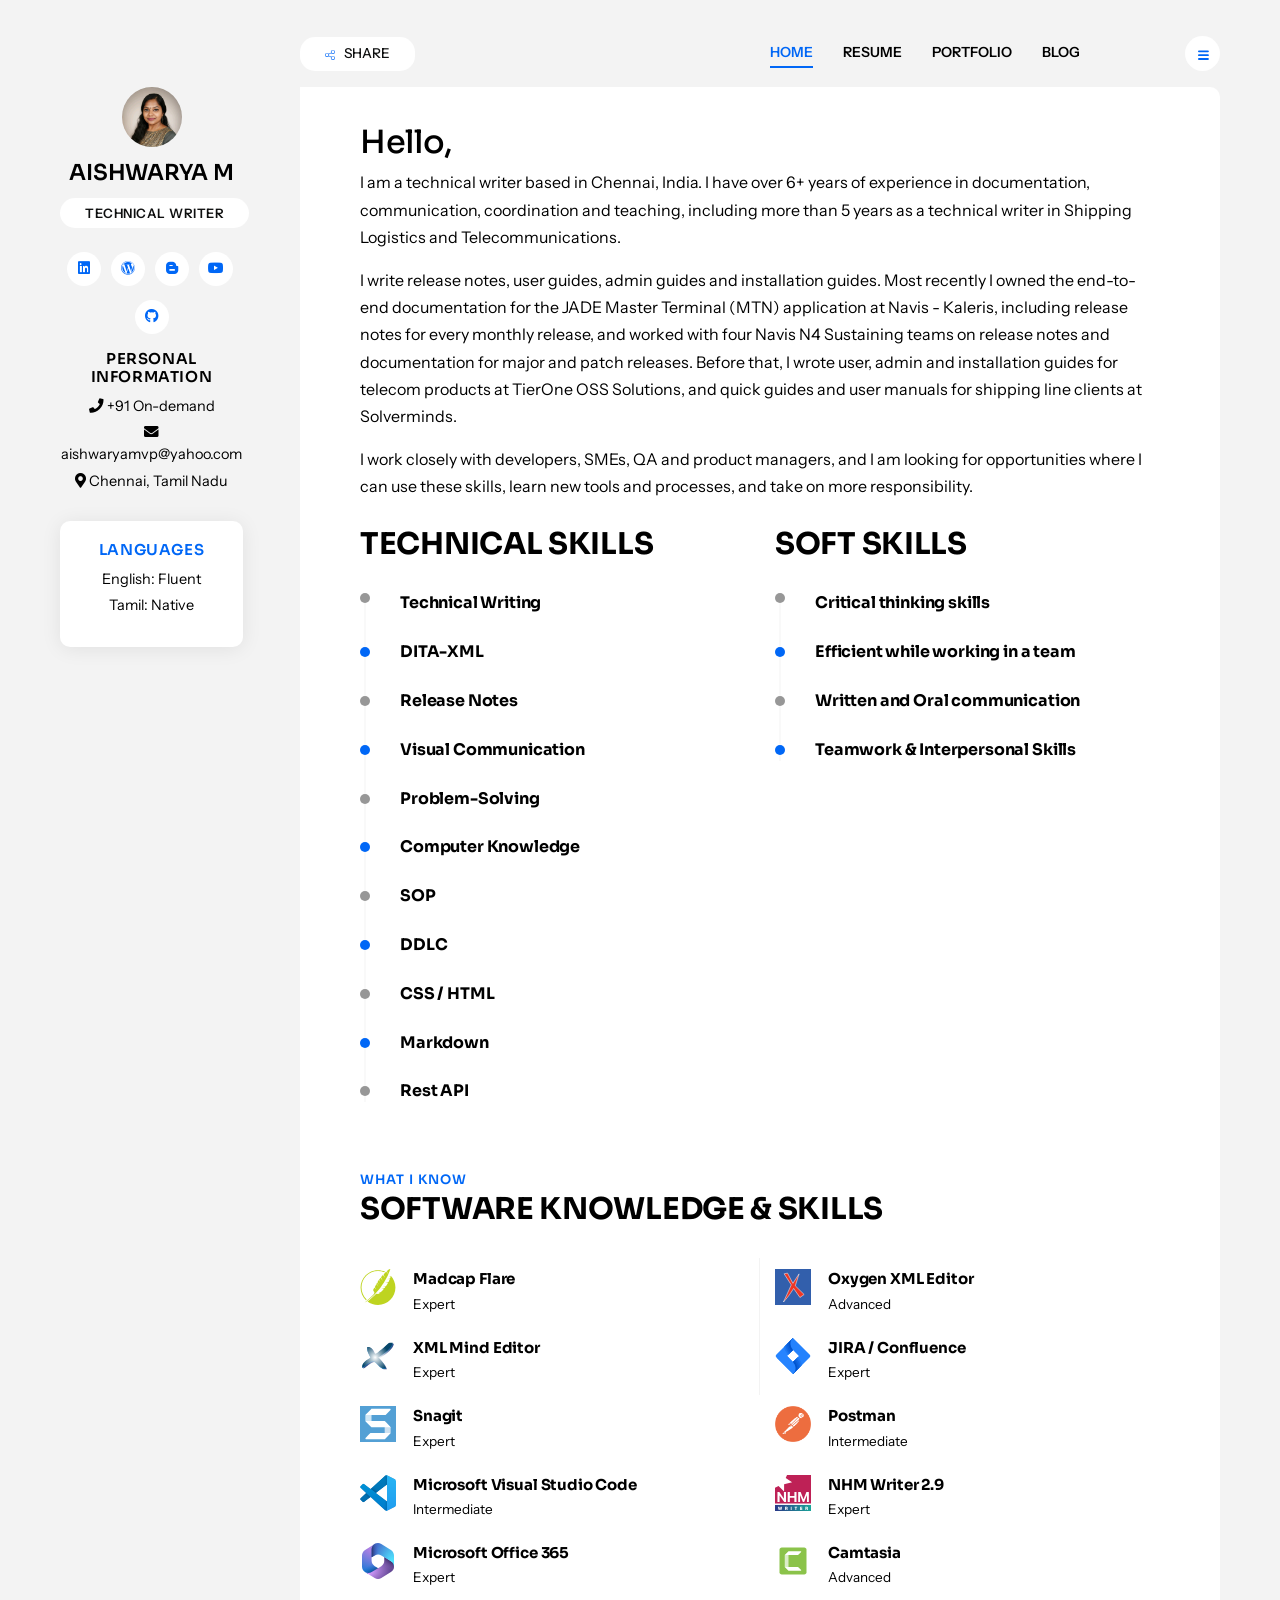
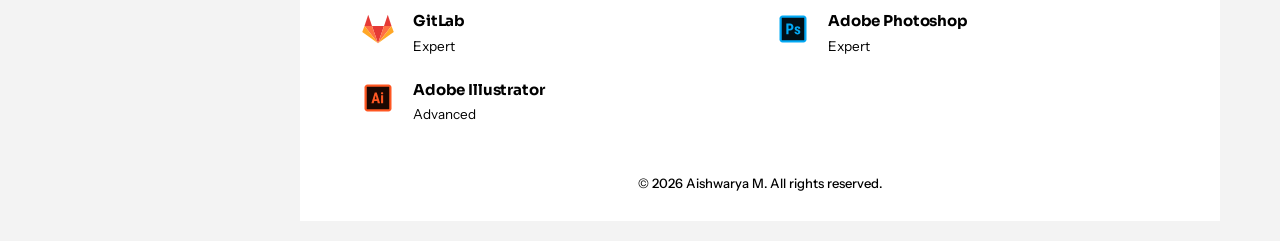
<file: index.html>
<!DOCTYPE html>
<html lang="en">

<head>
    <meta charset="UTF-8">
    <meta name="viewport" content="width=device-width, initial-scale=1.0">
    <meta http-equiv="X-UA-Compatible" content="ie=edge">
    <title>Aishwarya M | Technical Writer</title>
    <link href="https://fonts.googleapis.com/css?family=Mukta:300,400,500,600,700&display=swap" rel="stylesheet">
    <link rel="stylesheet" href="assets/vendors/@fortawesome/fontawesome-free/css/all.min.css">
    <link rel="stylesheet" href="assets/css/live-resume.css">
</head>

<body>
    <header>
        <button class="btn btn-white btn-share ml-auto mr-3 ml-md-0 mr-md-auto" onclick="navigator.clipboard.writeText('https://mvaishwarya.github.io/'); alert('Portfolio link copied to clipboard!');">
            <img src="assets/images/share.svg" alt="share" class="btn-img"> SHARE
        </button>
        <nav class="collapsible-nav" id="collapsible-nav">
            <a href="index.html" class="nav-link active">HOME</a>
            <a href="resume.html" class="nav-link">RESUME</a>
            <a href="portfolio.html" class="nav-link">PORTFOLIO</a>
            <a href="blog.html" class="nav-link">BLOG</a>
        </nav>
        <button class="btn btn-menu-toggle btn-white rounded-circle" data-toggle="collapsible-nav"
            data-target="collapsible-nav"><img src="assets/images/hamburger.svg" alt="hamburger"></button>
    </header>
    <div class="content-wrapper">
        <aside>
            <div class="profile-img-wrapper">
                <img src="assets/images/Aishwarya.jfif" alt="profile">
            </div>
            <h1 class="profile-name">AISHWARYA M</h1>
            <div class="text-center">
                <span class="badge badge-white badge-pill profile-designation">TECHNICAL WRITER</span>
            </div>
            <nav class="social-links">
                <a href="https://www.linkedin.com/in/aishwaryamvp/" class="social-link"><i
                        class="fab fa-linkedin"></i></a>
                <a href="https://solaiwrites.wordpress.com/" class="social-link"><i class="fab fa-wordpress"></i></a>
                <a href="https://aishwaryamblog.blogspot.com/" class="social-link"><i class="fab fa-blogger-b"></i></a>
                <a href="https://www.youtube.com/@aishumv" class="social-link"><i class="fab fa-youtube"></i></a>
                <a href="https://github.com/mvaishwarya" class="social-link"><i class="fab fa-github"></i></a>
            </nav>
            <div class="widget">
                <h5 class="widget-title">personal information</h5>
                <div class="widget-content">
                    <p><i class="fas fa-phone"></i> +91 On-demand </p>
                    <p><i class="fas fa-envelope"></i> aishwaryamvp@yahoo.com</p>
                    <p><i class="fas fa-map-marker-alt"></i> Chennai, Tamil Nadu </p>
                </div>
            </div>
            <div class="widget card">
                <div class="card-body">
                    <div class="widget-content">
                        <h5 class="widget-title card-title">LANGUAGES</h5>
                        <p>English: Fluent</p>
                        <p>Tamil: Native</p>
                    </div>
                </div>
            </div>
        </aside>
        <main>
            <section class="intro-section">
                <h2 class="topic-title">Hello,</h2>
                <p>I am a technical writer based in Chennai, India. I have over 6+ years of experience in documentation, communication, coordination and teaching, including more than 5 years as a technical writer in Shipping Logistics and Telecommunications.</p>
<p>I write release notes, user guides, admin guides and installation guides. Most recently I owned the end-to-end documentation for the JADE Master Terminal (MTN) application at Navis - Kaleris, including release notes for every monthly release, and worked with four Navis N4 Sustaining teams on release notes and documentation for major and patch releases. Before that, I wrote user, admin and installation guides for telecom products at TierOne OSS Solutions, and quick guides and user manuals for shipping line clients at Solverminds.</p>
<p>I work closely with developers, SMEs, QA and product managers, and I am looking for opportunities where I can use these skills, learn new tools and processes, and take on more responsibility.</p>            </section>
            <section class="resume-section">
                <div class="row">
                    <div class="col-lg-6">
                        <div>
                            <h2 class="section-title">Technical Skills</h2>
                            <ul class="time-line">
                                <li class="time-line-item">
                                    <h6 class="time-line-item-title">Technical Writing</h6>
                                </li>
                                <li class="time-line-item">
                                    <h6 class="time-line-item-title">DITA-XML</h6>
                                </li>
                                <li class="time-line-item">
                                    <h6 class="time-line-item-title">Release Notes</h6>
                                </li>
                                <li class="time-line-item">
                                    <h6 class="time-line-item-title">Visual Communication</h6>
                                </li>
                                <li class="time-line-item">
                                    <h6 class="time-line-item-title">Problem-Solving</h6>
                                </li>
                                <li class="time-line-item">
                                    <h6 class="time-line-item-title">Computer Knowledge</h6>
                                </li>
                                <li class="time-line-item">
                                    <h6 class="time-line-item-title">SOP</h6>
                                </li>
                                <li class="time-line-item">
                                    <h6 class="time-line-item-title">DDLC</h6>
                                </li>
                                <li class="time-line-item">
                                    <h6 class="time-line-item-title">CSS / HTML </h6>
                                </li>
                                <li class="time-line-item">
                                    <h6 class="time-line-item-title">Markdown </h6>
                                </li>
                                <li class="time-line-item">
                                    <h6 class="time-line-item-title">Rest API </h6>
                                </li>
                            </ul>
                        </div>
                    </div>
                    <div class="col-lg-6">

                        <div>
                            <h2 class="section-title">Soft Skills</h2>
                            <ul class="time-line">
                                <li class="time-line-item">
                                    <h6 class="time-line-item-title">Critical thinking skills</h6>
                                </li>
                                <li class="time-line-item">
                                    <h6 class="time-line-item-title">Efficient while working in a team</h6>
                                </li>
                                <li class="time-line-item">
                                    <h6 class="time-line-item-title">Written and
                                        Oral communication</h6>
                                </li>
                                <li class="time-line-item">
                                    <h6 class="time-line-item-title">Teamwork & Interpersonal Skills</h6>
                                </li>
                            </ul>
                        </div>
                    </div>
            </section>
            <section class="services-section">
                <h6 class="section-subtitle">WHAT I KNOW</h6>
                <h2 class="section-title">SOFTWARE KNOWLEDGE & SKILLS </h2>
                <div class="row">
                    <div class="media service-card col-lg-6">
                        <div class="service-icon">
                            <img src="assets/images/MadCapFlare-icon.svg" width="40" height="40">
                        </div>
                        <div class="media-body">
                            <h5 class="service-title">Madcap Flare</h5>
                            <p class="service-description">Expert</p>
                        </div>
                    </div>
                    <div class="media service-card col-lg-6">
                        <div class="service-icon">
                            <img src="assets/images/oXygen.svg" alt="target">
                        </div>
                        <div class="media-body">
                            <h5 class="service-title">Oxygen XML Editor</h5>
                            <p class="service-description">Advanced</p>
                        </div>
                    </div>
                    <div class="media service-card col-lg-6">
                        <div class="service-icon">
                            <img src="assets/images/XMLMind.svg" alt="bulb">
                        </div>
                        <div class="media-body">
                            <h5 class="service-title">XML Mind Editor</h5>
                            <p class="service-description">Expert
                            </p>
                        </div>
                    </div>
                    <div class="media service-card col-lg-6">
                        <div class="service-icon">
                            <img src="assets/images/Jira.svg" width="40" height="40">
                        </div>
                        <div class="media-body">
                            <h5 class="service-title">JIRA / Confluence</h5>
                            <p class="service-description">Expert
                            </p>
                        </div>
                    </div>
                    <div class="media service-card col-lg-6">
                        <div class="service-icon">
                            <img src="assets/images/Snagit.svg" alt="smartphone">
                        </div>
                        <div class="media-body">
                            <h5 class="service-title">Snagit</h5>
                            <p class="service-description">Expert
                            </p>
                        </div>
                    </div>
                    <div class="media service-card col-lg-6">
                        <div class="service-icon">
                            <img src="assets/images/postman-icon.svg" alt="smartphone">
                        </div>
                        <div class="media-body">
                            <h5 class="service-title">Postman </h5>
                            <p class="service-description">Intermediate
                            </p>
                        </div>
                    </div>
                    <div class="media service-card col-lg-6">
                        <div class="service-icon">
                            <img src="assets/images/Visual_Studio_Code.svg" alt="smartphone">
                        </div>
                        <div class="media-body">
                            <h5 class="service-title">Microsoft Visual Studio Code</h5>
                            <p class="service-description">Intermediate
                            </p>
                        </div>
                    </div>
                    <div class="media service-card col-lg-6">
                        <div class="service-icon">
                            <img src="assets/images/NHM.svg" alt="smartphone">
                        </div>
                        <div class="media-body">
                            <h5 class="service-title">NHM Writer 2.9</h5>
                            <p class="service-description">Expert
                            </p>
                        </div>
                    </div>
                    <div class="media service-card col-lg-6">
                        <div class="service-icon">
                            <img src="assets/images/Microsoft_365.svg" alt="smartphone">
                        </div>
                        <div class="media-body">
                            <h5 class="service-title">Microsoft Office 365</h5>
                            <p class="service-description">Expert
                            </p>
                        </div>
                    </div>
                    <div class="media service-card col-lg-6">
                        <div class="service-icon">
                            <img src="assets/images/Camtasia.svg" width="40" height="40">
                        </div>
                        <div class="media-body">
                            <h5 class="service-title">Camtasia</h5>
                            <p class="service-description">Advanced
                            </p>
                        </div>
                    </div>
                    <div class="media service-card col-lg-6">
                        <div class="service-icon">
                            <img src="assets/images/GitLab.svg" width="40" height="40">
                        </div>
                        <div class="media-body">
                            <h5 class="service-title">GitLab</h5>
                            <p class="service-description">Expert
                            </p>
                        </div>
                    </div>
                    <div class="media service-card col-lg-6">
                        <div class="service-icon">
                            <img src="assets/images/Photoshop.svg" width="40" height="40">
                        </div>
                        <div class="media-body">
                            <h5 class="service-title">Adobe Photoshop</h5>
                            <p class="service-description">Expert
                            </p>
                        </div>
                    </div>
                    <div class="media service-card col-lg-6">
                        <div class="service-icon">
                            <img src="assets/images/Illustrator.svg" width="40" height="40">
                        </div>
                        <div class="media-body">
                            <h5 class="service-title">Adobe Illustrator</h5>
                            <p class="service-description">Advanced
                            </p>
                        </div>
                    </div>
                </div>
            </section>

            <footer>© 2026 Aishwarya M. All rights reserved.</footer>
        </main>
    </div>
    <script src="assets/vendors/jquery/dist/jquery.min.js"></script>
    <script src="assets/vendors/@popperjs/core/dist/umd/popper-base.min.js"></script>
    <script src="assets/vendors/bootstrap/dist/js/bootstrap.min.js"></script>
    <script src="assets/js/live-resume.js"></script>
</body>

</html>
</file>
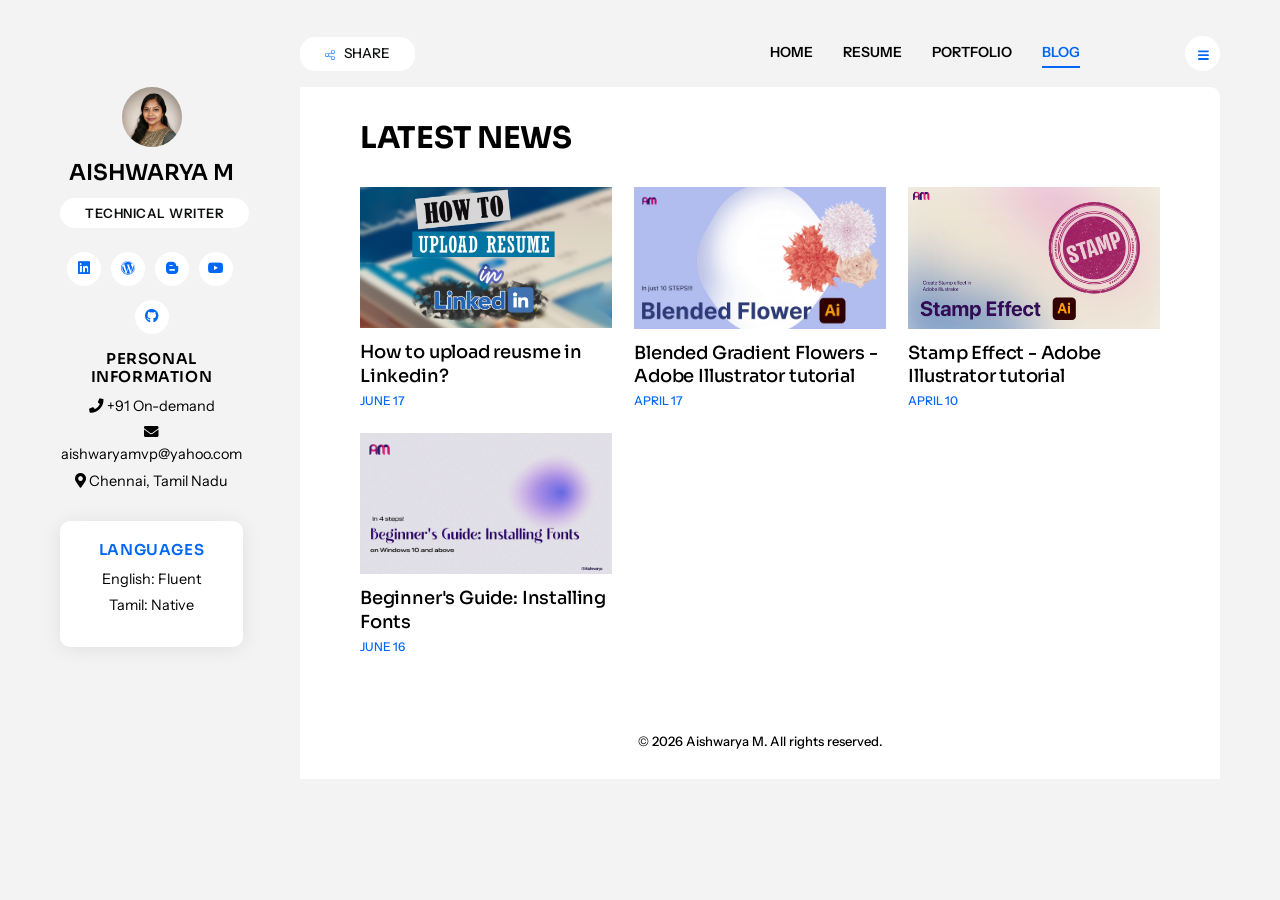
<file: blog.html>
<!DOCTYPE html>
<html lang="en">

<head>
    <meta charset="UTF-8">
    <meta name="viewport" content="width=device-width, initial-scale=1.0">
    <meta http-equiv="X-UA-Compatible" content="ie=edge">
    <title>Aishwarya M | Blog</title>
    <link href="https://fonts.googleapis.com/css?family=Mukta:300,400,500,600,700&display=swap" rel="stylesheet">
    <link rel="stylesheet" href="assets/vendors/@fortawesome/fontawesome-free/css/all.min.css">
    <link rel="stylesheet" href="assets/css/live-resume.css">
</head>

<body>
    <header>
        <button class="btn btn-white btn-share ml-auto mr-3 ml-md-0 mr-md-auto" onclick="navigator.clipboard.writeText('https://mvaishwarya.github.io/'); alert('Portfolio link copied to clipboard!');">
            <img src="assets/images/share.svg" alt="share" class="btn-img"> SHARE
        </button>
        <nav class="collapsible-nav" id="collapsible-nav">
            <a href="index.html" class="nav-link">HOME</a>
            <a href="resume.html" class="nav-link">RESUME</a>
            <a href="portfolio.html" class="nav-link">PORTFOLIO</a>
            <a href="blog.html" class="nav-link active">BLOG</a>
        </nav>
        <button class="btn btn-menu-toggle btn-white rounded-circle" data-toggle="collapsible-nav"
            data-target="collapsible-nav"><img src="assets/images/hamburger.svg" alt="hamburger"></button>
    </header>
    <div class="content-wrapper">
        <aside>
            <div class="profile-img-wrapper">
                <img src="assets/images/Aishwarya.jfif" alt="profile">
            </div>
            <h1 class="profile-name">AISHWARYA M</h1>
            <div class="text-center">
                <span class="badge badge-white badge-pill profile-designation">TECHNICAL WRITER</span>
            </div>
            <nav class="social-links">
                <a href="https://www.linkedin.com/in/aishwaryamvp/" class="social-link"><i
                        class="fab fa-linkedin"></i></a>
                <a href="https://solaiwrites.wordpress.com/" class="social-link"><i class="fab fa-wordpress"></i></a>
                <a href="https://aishwaryamblog.blogspot.com/" class="social-link"><i class="fab fa-blogger-b"></i></a>
                <a href="https://www.youtube.com/@aishumv" class="social-link"><i class="fab fa-youtube"></i></a>
                <a href="https://github.com/mvaishwarya" class="social-link"><i class="fab fa-github"></i></a>
            </nav>
            <div class="widget">
                <h5 class="widget-title">personal information</h5>
                <div class="widget-content">
                    <p><i class="fas fa-phone"></i> +91 On-demand </p>
                    <p><i class="fas fa-envelope"></i> aishwaryamvp@yahoo.com</p>
                    <p><i class="fas fa-map-marker-alt"></i> Chennai, Tamil Nadu </p>
                </div>
            </div>
            <div class="widget card">
                <div class="card-body">
                    <div class="widget-content">
                        <h5 class="widget-title card-title">LANGUAGES</h5>
                        <p>English: Fluent</p>
                        <p>Tamil: Native</p>
                    </div>
                </div>
            </div>
        </aside>
        <main>
            <section class="blog-section">
                <h2 class="section-title">LATEST NEWS</h2>

                <div class="blog-posts-wrapper">
                    <article class="blog-post">
                        <a href="https://solaiwrites.wordpress.com/2022/06/17/upload-resume-in-linkedin/"
                            class="blog-post-link">
                            <img src="assets/images/linkedin-resume.png" alt="resume" class="blog-post-thumbnail">
                            <h5 class="blog-post-title">How to upload reusme in Linkedin? </h5>
                        </a>
                        <p class="blog-post-meta">
                            <span class="post-published-date">June 17</span>
                        </p>
                    </article>
                    <article class="blog-post">
                        <a href="https://www.youtube.com/watch?v=SwhmDr3lz3s" class="blog-post-link">
                            <img src="assets/images/Blended-flower-Thumbnail.png" alt="youtube"
                                class="blog-post-thumbnail">
                            <h5 class="blog-post-title">Blended Gradient Flowers - Adobe Illustrator tutorial </h5>
                        </a>
                        <p class="blog-post-meta">
                            <span class="post-published-date">April 17</span>
                        </p>
                    </article>
                    <article class="blog-post">
                        <a href="https://www.youtube.com/watch?v=UbdCtcSA4WE" class="blog-post-link">
                            <img src="assets/images/Stamp.png" alt="Stamp" class="blog-post-thumbnail">
                            <h5 class="blog-post-title">Stamp Effect - Adobe Illustrator tutorial</h5>
                        </a>
                        <p class="blog-post-meta">
                            <span class="post-published-date">April 10</span>
                        </p>
                    </article>
                    <article class="blog-post">
                        <a href="https://solaiwrites.wordpress.com/2023/06/16/installing-fonts/" class="blog-post-link">
                            <img src="assets/images/Fonts@2x.png" alt="news 4" class="blog-post-thumbnail">
                            <h5 class="blog-post-title">Beginner's Guide: Installing Fonts</h5>
                        </a>
                        <p class="blog-post-meta">
                            <span class="post-published-date">June 16</span>
                        </p>
                    </article>
                </div>
            </section>
            <footer>© 2026 Aishwarya M. All rights reserved.</footer>
        </main>
    </div>
    <script src="assets/vendors/jquery/dist/jquery.min.js"></script>
    <script src="assets/vendors/@popperjs/core/dist/umd/popper-base.min.js"></script>
    <script src="assets/vendors/bootstrap/dist/js/bootstrap.min.js"></script>
    <script src="assets/vendors/entry/jq.entry.min.js"></script>
    <script src="assets/js/live-resume.js"></script>
</body>

</html>
</file>
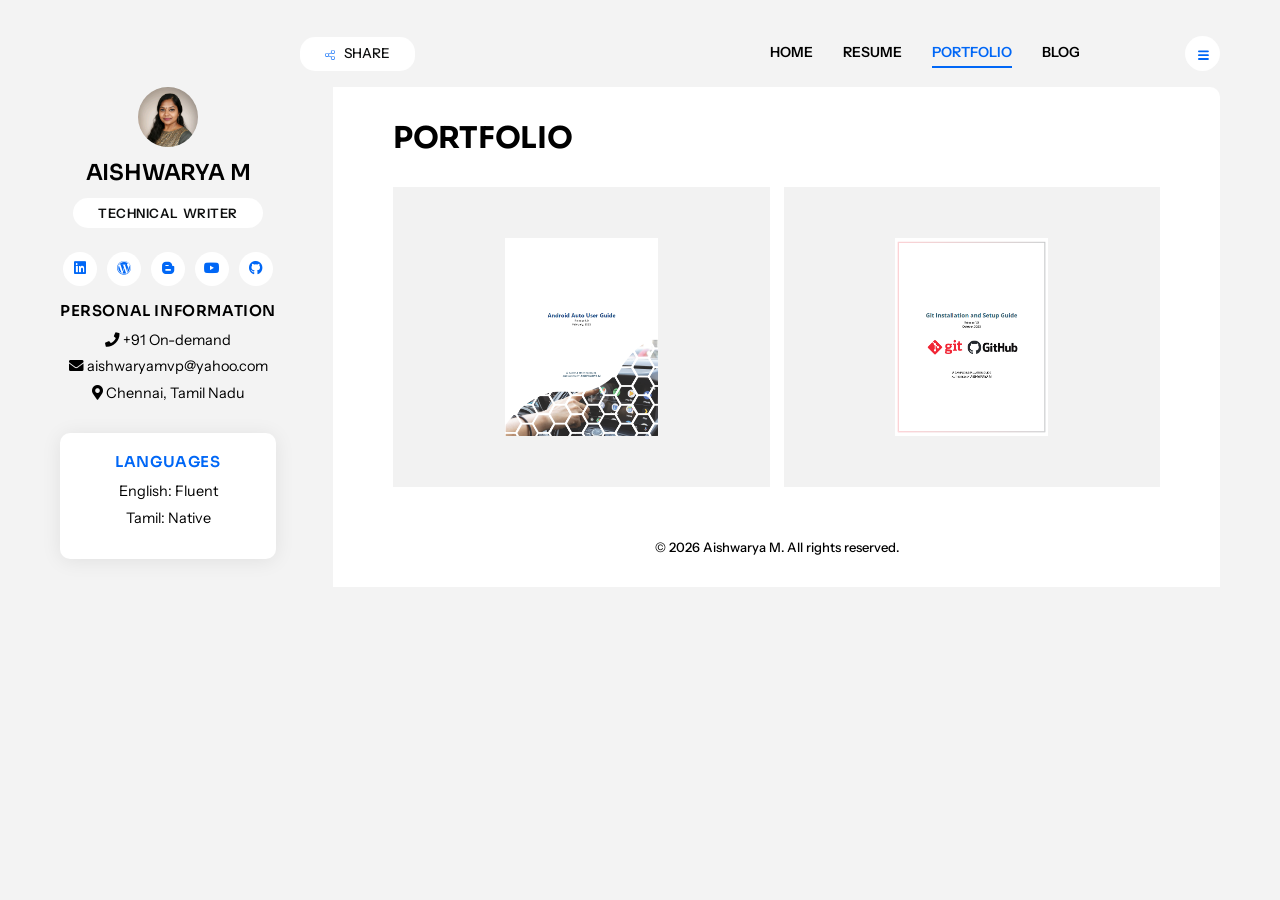
<file: portfolio.html>
<!DOCTYPE html>
<html lang="en">

<head>
    <meta charset="UTF-8">
    <meta name="viewport" content="width=device-width, initial-scale=1.0">
    <meta http-equiv="X-UA-Compatible" content="ie=edge">
    <title>Aishwarya M | Portfolio</title>
    <link href="https://fonts.googleapis.com/css?family=Mukta:300,400,500,600,700&display=swap" rel="stylesheet">
    <link rel="stylesheet" href="assets/vendors/@fortawesome/fontawesome-free/css/all.min.css">
    <link rel="stylesheet" href="assets/css/live-resume.css">
</head>

<body>
    <header>
        <button class="btn btn-white btn-share ml-auto mr-3 ml-md-0 mr-md-auto" onclick="navigator.clipboard.writeText('https://mvaishwarya.github.io/'); alert('Portfolio link copied to clipboard!');">
            <img src="assets/images/share.svg" alt="share" class="btn-img"> SHARE
        </button>
        <nav class="collapsible-nav" id="collapsible-nav">
            <a href="index.html" class="nav-link">HOME</a>
            <a href="resume.html" class="nav-link">RESUME</a>
            <a href="portfolio.html" class="nav-link active">PORTFOLIO</a>
            <a href="blog.html" class="nav-link">BLOG</a>
        </nav>
        <button class="btn btn-menu-toggle btn-white rounded-circle" data-toggle="collapsible-nav"
            data-target="collapsible-nav"><img src="assets/images/hamburger.svg" alt="hamburger"></button>
    </header>
    <div class="content-wrapper">
        <aside>
            <div class="profile-img-wrapper">
                <img src="assets/images/Aishwarya.jfif" alt="profile">
            </div>
            <h1 class="profile-name">AISHWARYA M</h1>
            <div class="text-center">
                <span class="badge badge-white badge-pill profile-designation">TECHNICAL WRITER</span>
            </div>
            <nav class="social-links">
                <a href="https://www.linkedin.com/in/aishwaryamvp/" class="social-link"><i
                        class="fab fa-linkedin"></i></a>
                <a href="https://solaiwrites.wordpress.com/" class="social-link"><i class="fab fa-wordpress"></i></a>
                <a href="https://aishwaryamblog.blogspot.com/" class="social-link"><i class="fab fa-blogger-b"></i></a>
                <a href="https://www.youtube.com/@aishumv" class="social-link"><i class="fab fa-youtube"></i></a>
                <a href="https://github.com/mvaishwarya" class="social-link"><i class="fab fa-github"></i></a>
            </nav>
            <div class="widget">
                <h5 class="widget-title">personal information</h5>
                <div class="widget-content">
                    <p><i class="fas fa-phone"></i> +91 On-demand </p>
                    <p><i class="fas fa-envelope"></i> aishwaryamvp@yahoo.com</p>
                    <p><i class="fas fa-map-marker-alt"></i> Chennai, Tamil Nadu </p>
                </div>
            </div>
            <div class="widget card">
                <div class="card-body">
                    <div class="widget-content">
                        <h5 class="widget-title card-title">LANGUAGES</h5>
                        <p>English: Fluent</p>
                        <p>Tamil: Native</p>
                    </div>
                </div>
            </div>
        </aside>
        <main>
            <section class="portfolio-section">
                <h2 class="section-title">PORTFOLIO</h2>

                <div class="portfolio-wrapper">
                    <figure class="portfolio-item hover-box">
                        <a href="assets/docs/Android_Auto_Sample_User_Guide_oXygenXML.pdf" target="_blank" rel="noopener"
                            aria-label="Open Android Auto user manual"
                            style="position:absolute;top:0;left:0;width:100%;height:100%;z-index:2;"></a>
                        <img src="assets/images/aa-cover.png" alt="project" class="portfolio-item-img">
                        <figcaption class="portfolio-item-details overlay">
                            <h5 class="portfolio-item-title">Android Auto </h5>
                            <p class="portfolio-item-description">User Manual, Sample</p>
                        </figcaption>
                    </figure>
                    <figure class="portfolio-item hover-box">
                        <a href="assets/docs/Git_Installation_and_Setup_Guide.pdf" target="_blank" rel="noopener"
                            aria-label="Open Git and GitHub installation guide"
                            style="position:absolute;top:0;left:0;width:100%;height:100%;z-index:2;"></a>
                        <img src="assets/images/git-cover.png" alt="project" class="portfolio-item-img">
                        <figcaption class="portfolio-item-details overlay">
                            <h5 class="portfolio-item-title">Git and GitHub</h5>
                            <p class="portfolio-item-description">Installation Guide, Sample</p>
                        </figcaption>
                    </figure>
                </div>
            </section>
            <footer>© 2026 Aishwarya M. All rights reserved.</footer>
        </main>
    </div>
    <script src="assets/vendors/jquery/dist/jquery.min.js"></script>
    <script src="assets/vendors/@popperjs/core/dist/umd/popper-base.min.js"></script>
    <script src="assets/vendors/bootstrap/dist/js/bootstrap.min.js"></script>
    <script src="assets/vendors/entry/jq.entry.min.js"></script>
    <script src="assets/js/live-resume.js"></script>
</body>

</html>
</file>
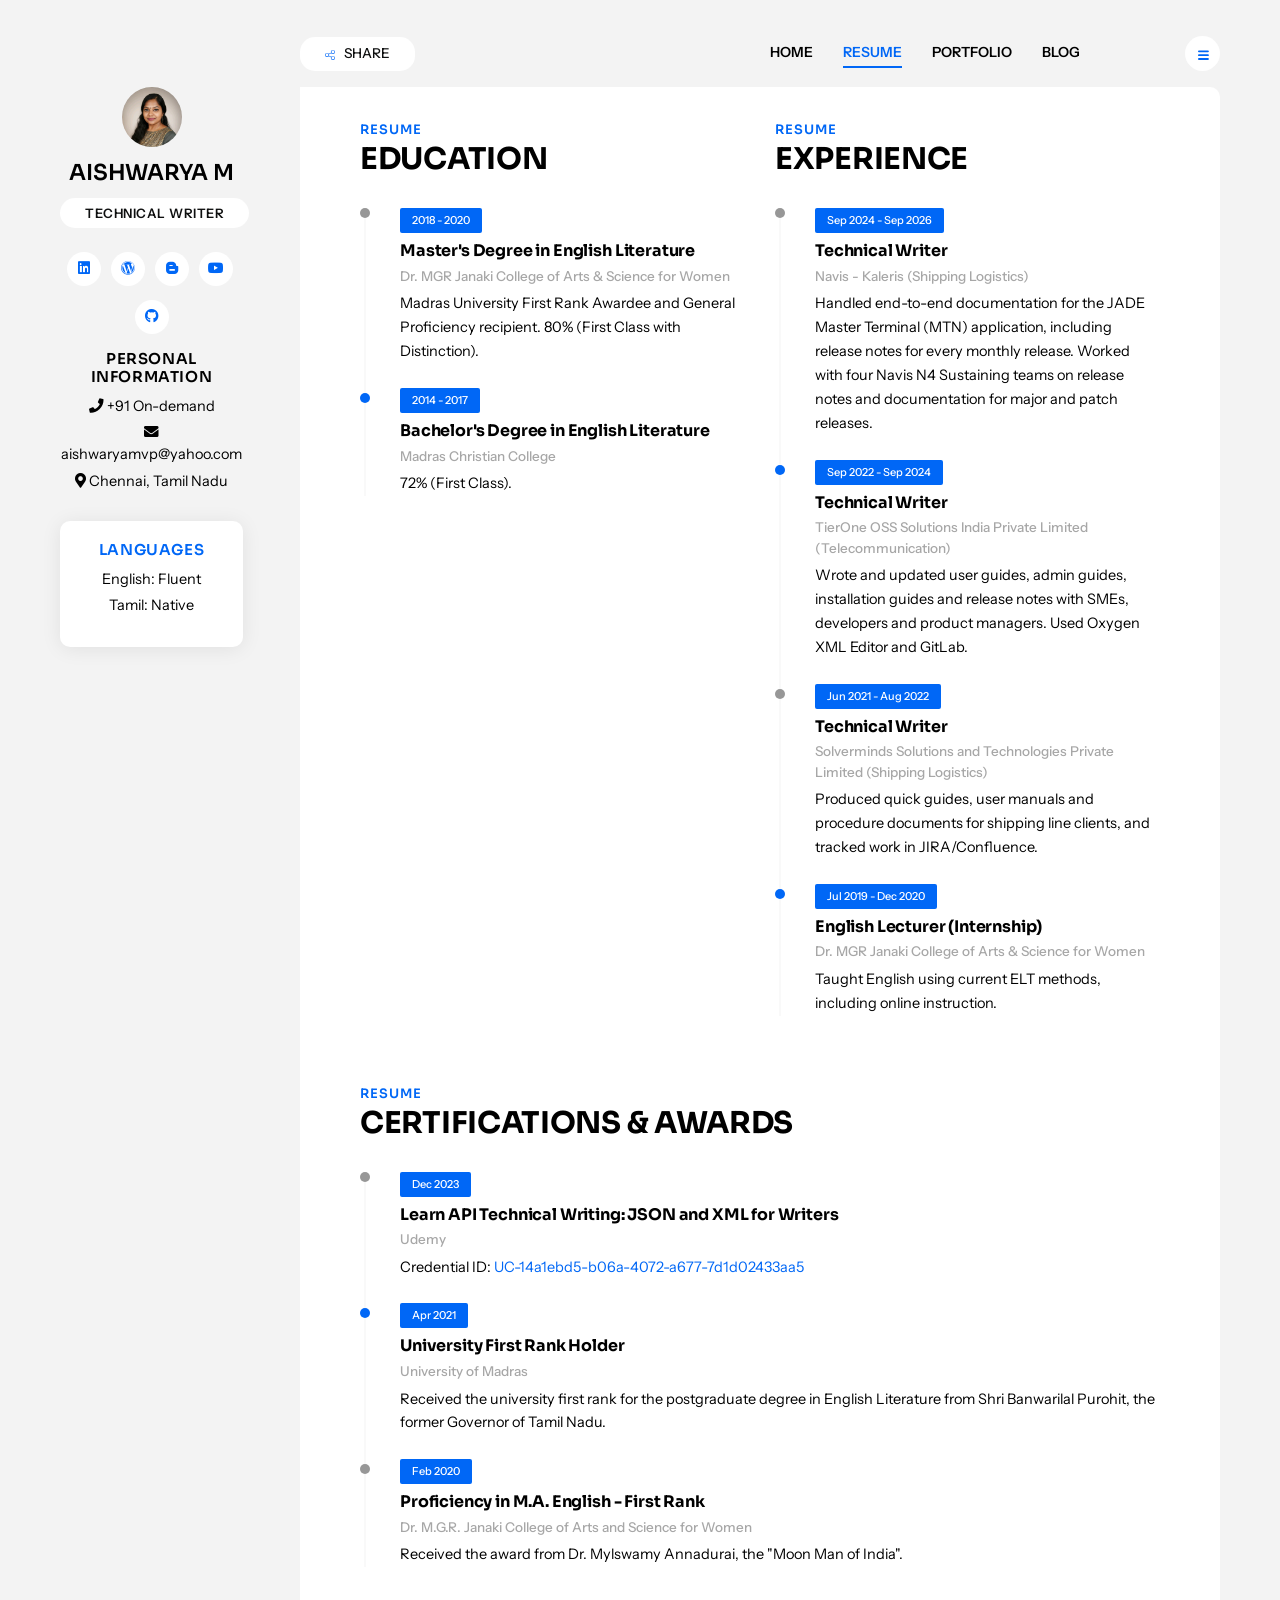
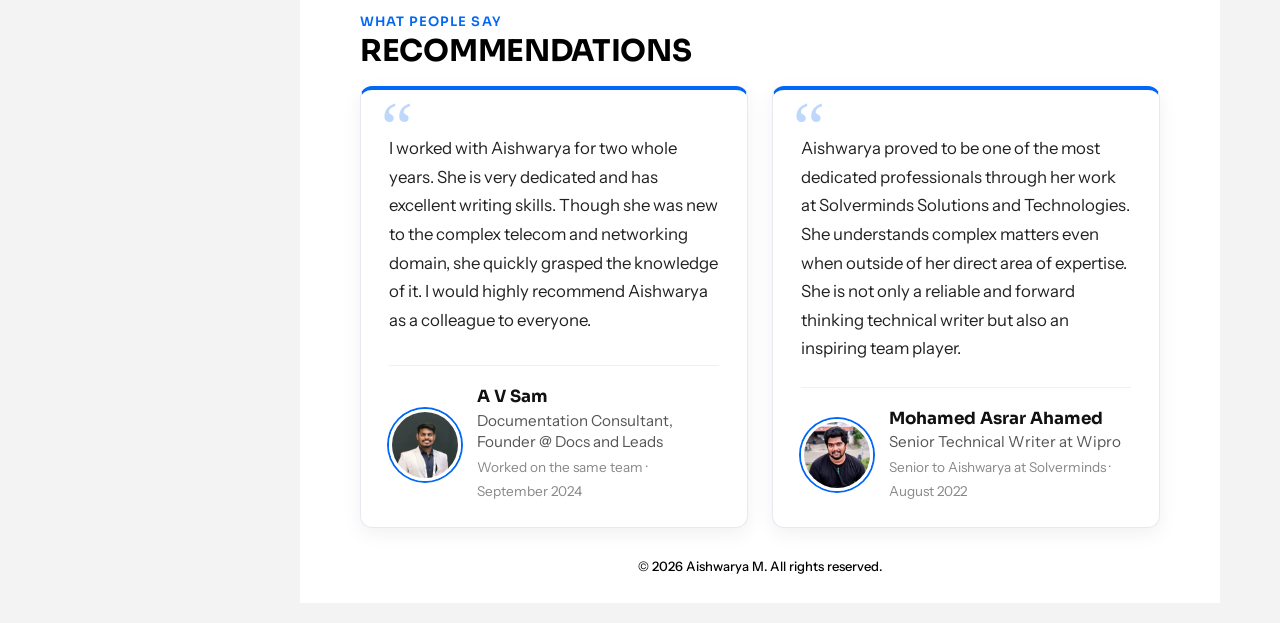
<file: resume.html>
<!DOCTYPE html>
<html lang="en">

<head>
    <meta charset="UTF-8">
    <meta name="viewport" content="width=device-width, initial-scale=1.0">
    <meta http-equiv="X-UA-Compatible" content="ie=edge">
    <title>Aishwarya M | Resume</title>
    <link href="https://fonts.googleapis.com/css?family=Mukta:300,400,500,600,700&display=swap" rel="stylesheet">
    <link rel="stylesheet" href="assets/vendors/@fortawesome/fontawesome-free/css/all.min.css">
    <link rel="stylesheet" href="assets/css/live-resume.css">
</head>

<body>
    <header>
        <button class="btn btn-white btn-share ml-auto mr-3 ml-md-0 mr-md-auto" onclick="navigator.clipboard.writeText('https://mvaishwarya.github.io/'); alert('Portfolio link copied to clipboard!');">
            <img src="assets/images/share.svg" alt="share" class="btn-img"> SHARE
        </button>
        <nav class="collapsible-nav" id="collapsible-nav">
            <a href="index.html" class="nav-link">HOME</a>
            <a href="resume.html" class="nav-link active">RESUME</a>
            <a href="portfolio.html" class="nav-link">PORTFOLIO</a>
            <a href="blog.html" class="nav-link">BLOG</a>
        </nav>
        <button class="btn btn-menu-toggle btn-white rounded-circle" data-toggle="collapsible-nav" data-target="collapsible-nav"><img src="assets/images/hamburger.svg" alt="hamburger"></button>
    </header>
    <div class="content-wrapper">
        <aside>
            <div class="profile-img-wrapper">
                <img src="assets/images/Aishwarya.jfif" alt="profile">
            </div>
            <h1 class="profile-name">AISHWARYA M</h1>
            <div class="text-center">
                <span class="badge badge-white badge-pill profile-designation">TECHNICAL WRITER</span>
            </div>
            <nav class="social-links">
                <a href="https://www.linkedin.com/in/aishwaryamvp/" class="social-link"><i
                        class="fab fa-linkedin"></i></a>
                <a href="https://solaiwrites.wordpress.com/" class="social-link"><i class="fab fa-wordpress"></i></a>
                <a href="https://aishwaryamblog.blogspot.com/" class="social-link"><i class="fab fa-blogger-b"></i></a>
                <a href="https://www.youtube.com/@aishumv" class="social-link"><i class="fab fa-youtube"></i></a>
                <a href="https://github.com/mvaishwarya" class="social-link"><i class="fab fa-github"></i></a>
            </nav>
            <div class="widget">
                <h5 class="widget-title">personal information</h5>
                <div class="widget-content">
                    <p><i class="fas fa-phone"></i> +91 On-demand </p>
                    <p><i class="fas fa-envelope"></i> aishwaryamvp@yahoo.com</p>
                    <p><i class="fas fa-map-marker-alt"></i> Chennai, Tamil Nadu </p>
                </div>
            </div>
            <div class="widget card">
                <div class="card-body">
                    <div class="widget-content">
                        <h5 class="widget-title card-title">LANGUAGES</h5>
                        <p>English: Fluent</p>
                        <p>Tamil: Native</p>
                    </div>
                </div>
            </div>
        </aside>
        <main>
            <section class="resume-section">
                <div class="row">
                    <div class="col-lg-6">
                        <h6 class="section-subtitle">RESUME</h6>
                        <h2 class="section-title">EDUCATION</h2>
                        <ul class="time-line">
                            <li class="time-line-item">
                                <span class="badge badge-primary">2018 - 2020</span>
                                <h6 class="time-line-item-title">Master's Degree in English Literature</h6>
                                <p class="time-line-item-subtitle">Dr. MGR Janaki College of Arts & Science for Women</p>
                                <p class="time-line-item-content">Madras University First Rank Awardee and General Proficiency recipient. 80% (First Class with Distinction).</p>
                            </li>
                            <li class="time-line-item">
                                <span class="badge badge-primary">2014 - 2017</span>
                                <h6 class="time-line-item-title">Bachelor's Degree in English Literature</h6>
                                <p class="time-line-item-subtitle">Madras Christian College</p>
                                <p class="time-line-item-content">72% (First Class).</p>
                            </li>
                        </ul>
                    </div>
                    <div class="col-lg-6">
                        <h6 class="section-subtitle">RESUME</h6>
                        <h2 class="section-title">Experience</h2>
                        <ul class="time-line">
                            <li class="time-line-item">
                                <span class="badge badge-primary">Sep 2024 - Sep 2026</span>
                                <h6 class="time-line-item-title">Technical Writer</h6>
                                <p class="time-line-item-subtitle">Navis - Kaleris (Shipping Logistics)</p>
                                <p class="time-line-item-content">Handled end-to-end documentation for the JADE Master Terminal (MTN) application, including release notes for every monthly release. Worked with four Navis N4 Sustaining teams on release notes and documentation for major
                                    and patch releases.</p>
                            </li>
                            <li class="time-line-item">
                                <span class="badge badge-primary">Sep 2022 - Sep 2024</span>
                                <h6 class="time-line-item-title">Technical Writer</h6>
                                <p class="time-line-item-subtitle">TierOne OSS Solutions India Private Limited (Telecommunication)</p>
                                <p class="time-line-item-content">Wrote and updated user guides, admin guides, installation guides and release notes with SMEs, developers and product managers. Used Oxygen XML Editor and GitLab.</p>
                            </li>
                            <li class="time-line-item">
                                <span class="badge badge-primary">Jun 2021 - Aug 2022</span>
                                <h6 class="time-line-item-title">Technical Writer</h6>
                                <p class="time-line-item-subtitle">Solverminds Solutions and Technologies Private Limited (Shipping Logistics)</p>
                                <p class="time-line-item-content">Produced quick guides, user manuals and procedure documents for shipping line clients, and tracked work in JIRA/Confluence.</p>
                            </li>
                            <li class="time-line-item">
                                <span class="badge badge-primary">Jul 2019 - Dec 2020</span>
                                <h6 class="time-line-item-title">English Lecturer (Internship)</h6>
                                <p class="time-line-item-subtitle">Dr. MGR Janaki College of Arts & Science for Women</p>
                                <p class="time-line-item-content">Taught English using current ELT methods, including online instruction.</p>
                            </li>
                        </ul>
                    </div>
                </div>
            </section>
            <section class="resume-section">
                <h6 class="section-subtitle">RESUME</h6>
                <h2 class="section-title">CERTIFICATIONS & AWARDS</h2>
                <ul class="time-line">
                    <li class="time-line-item">
                        <span class="badge badge-primary">Dec 2023</span>
                        <h6 class="time-line-item-title">Learn API Technical Writing: JSON and XML for Writers</h6>
                        <p class="time-line-item-subtitle">Udemy</p>
                        <p class="time-line-item-content">Credential ID: <a href="https://www.udemy.com/certificate/UC-14a1ebd5-b06a-4072-a677-7d1d02433aa5/" target="_blank" rel="noopener">UC-14a1ebd5-b06a-4072-a677-7d1d02433aa5</a></p>
                    </li>
                    <li class="time-line-item">
                        <span class="badge badge-primary">Apr 2021</span>
                        <h6 class="time-line-item-title">University First Rank Holder</h6>
                        <p class="time-line-item-subtitle">University of Madras</p>
                        <p class="time-line-item-content">Received the university first rank for the postgraduate degree in English Literature from Shri Banwarilal Purohit, the former Governor of Tamil Nadu.</p>
                    </li>
                    <li class="time-line-item">
                        <span class="badge badge-primary">Feb 2020</span>
                        <h6 class="time-line-item-title">Proficiency in M.A. English - First Rank</h6>
                        <p class="time-line-item-subtitle">Dr. M.G.R. Janaki College of Arts and Science for Women</p>
                        <p class="time-line-item-content">Received the award from Dr. Mylswamy Annadurai, the "Moon Man of India".</p>
                    </li>
                </ul>
            </section>
            <section class="rec-section">
    <h6 class="section-subtitle">WHAT PEOPLE SAY</h6>
    <h2 class="section-title">RECOMMENDATIONS</h2>
    <div class="rec-grid">
        <article class="rec-card">
            <p class="rec-quote">I worked with Aishwarya for two whole years. She is very dedicated and has excellent writing skills. Though she was new to the complex telecom and networking domain, she quickly grasped the knowledge of it. I would highly recommend Aishwarya as a colleague to everyone.</p>
            <div class="rec-person">
                <img src="assets/images/AVSAM.png" alt="A V Sam" class="rec-photo">
                <div>
                    <p class="rec-name">A V Sam</p>
                    <p class="rec-role">Documentation Consultant, Founder @ Docs and Leads</p>
                    <p class="rec-meta">Worked on the same team · September 2024</p>
                </div>
            </div>
        </article>
        <article class="rec-card">
            <p class="rec-quote">Aishwarya proved to be one of the most dedicated professionals through her work at Solverminds Solutions and Technologies. She understands complex matters even when outside of her direct area of expertise. She is not only a reliable and forward thinking technical writer but also an inspiring team player.</p>
            <div class="rec-person">
                <img src="assets/images/ASRAR.jfif" alt="Mohamed Asrar Ahamed" class="rec-photo">
                <div>
                    <p class="rec-name">Mohamed Asrar Ahamed</p>
                    <p class="rec-role">Senior Technical Writer at Wipro</p>
                    <p class="rec-meta">Senior to Aishwarya at Solverminds · August 2022</p>
                </div>
            </div>
        </article>
    </div>
</section>

            <footer>© 2026 Aishwarya M. All rights reserved.</footer>
        </main>
    </div>
    <script src="assets/vendors/jquery/dist/jquery.min.js"></script>
    <script src="assets/vendors/@popperjs/core/dist/umd/popper-base.min.js"></script>
    <script src="assets/vendors/bootstrap/dist/js/bootstrap.min.js"></script>
    <script src="assets/js/live-resume.js"></script>
</body>

</html>
</file>
